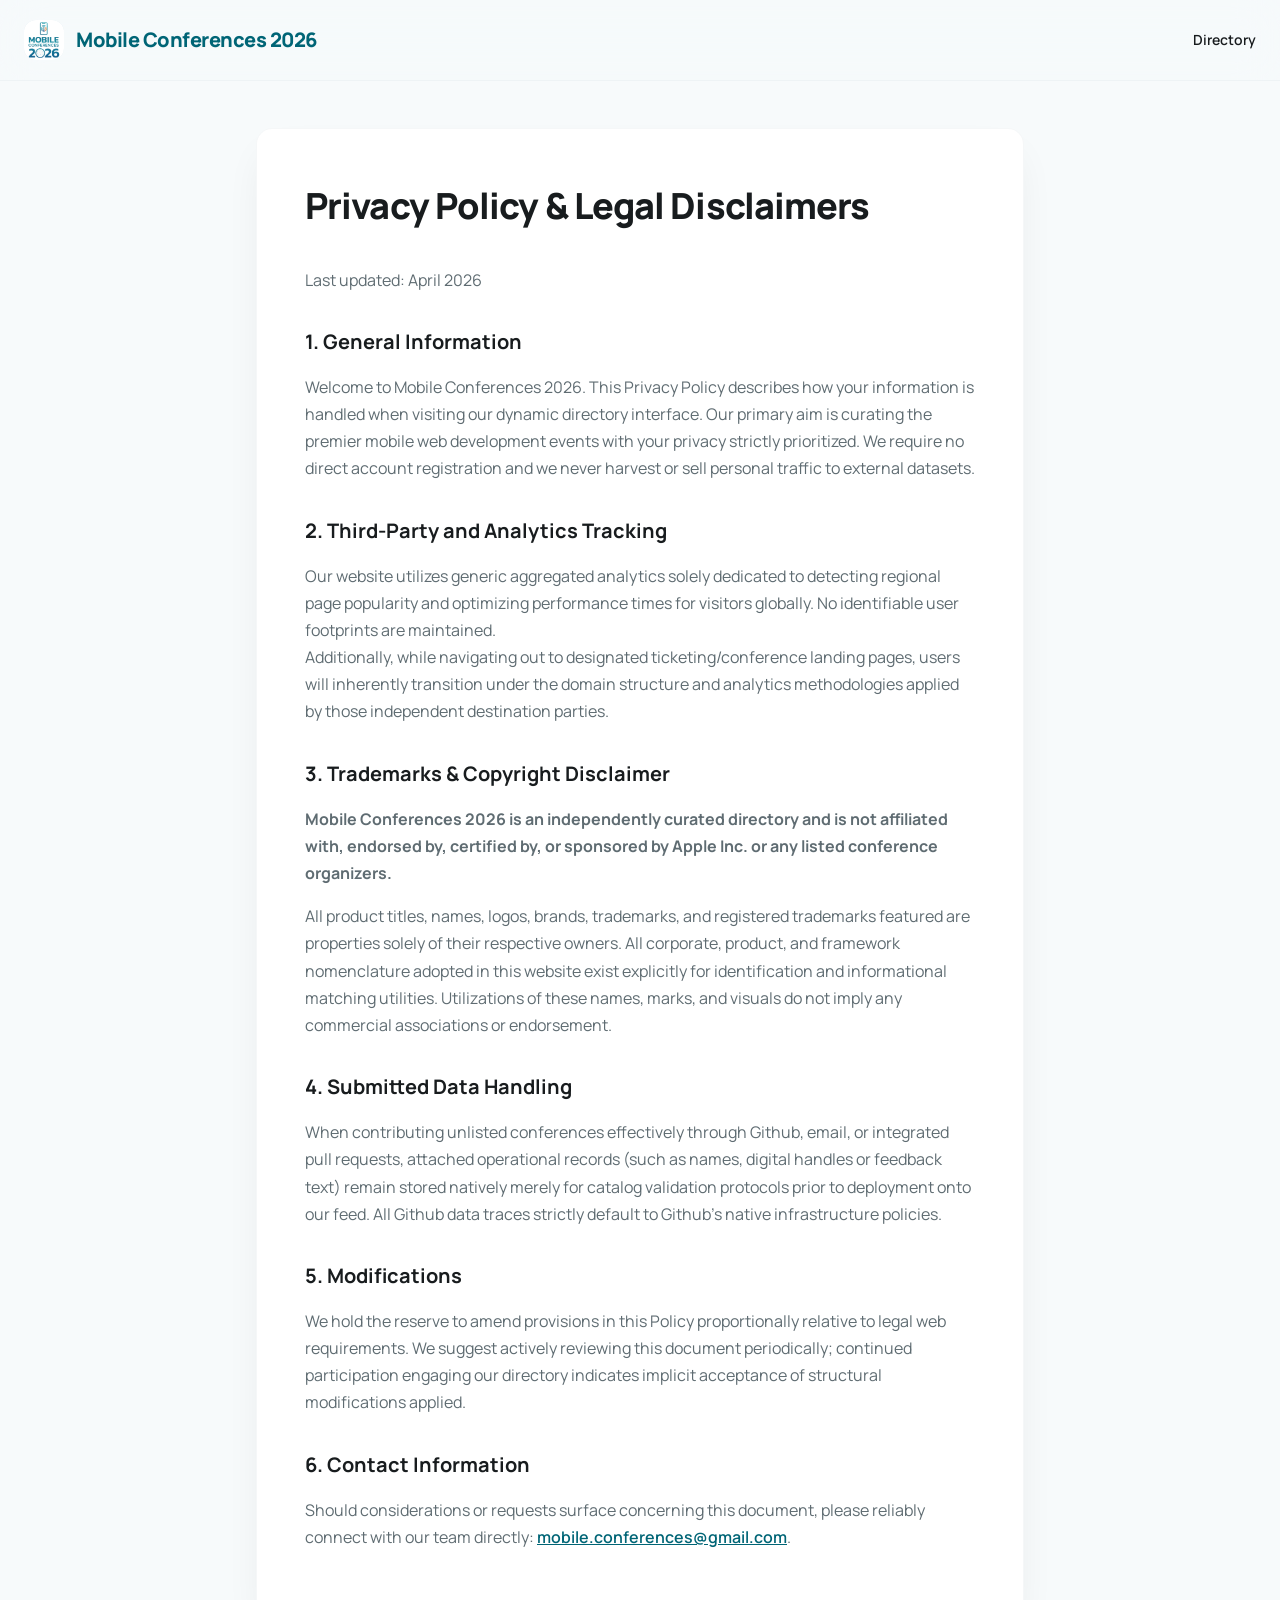
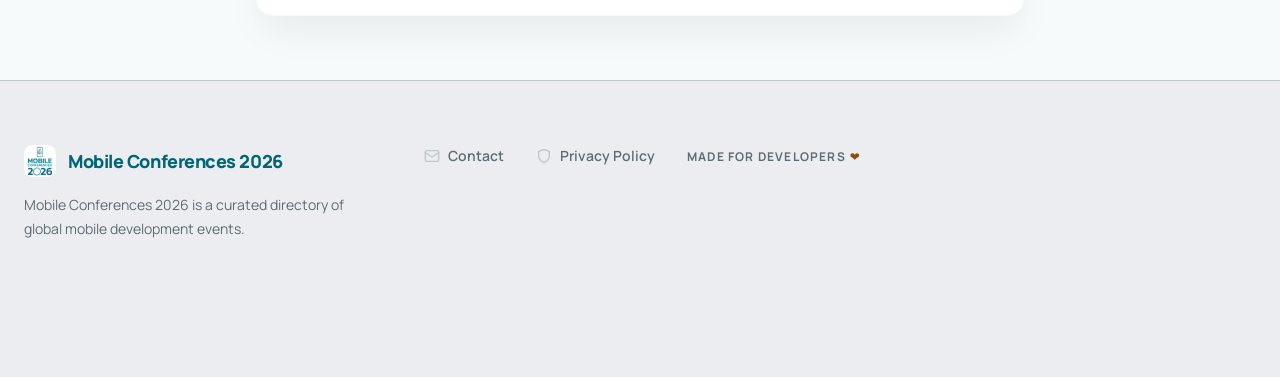
<file: privacy.html>
<!DOCTYPE html>
<html lang="en">

<head>
  <meta charset="UTF-8">
  <meta name="viewport" content="width=device-width, initial-scale=1.0">
  <title>Privacy Policy & Disclaimers — Mobile Conferences 2026</title>
  <meta name="description" content="Privacy Policy and Legal Disclaimers for Mobile Conferences 2026.">
  <link rel="icon" type="image/png" href="assets/logo.png">
  <link rel="preconnect" href="https://fonts.googleapis.com">
  <link rel="preconnect" href="https://fonts.gstatic.com" crossorigin>
  <link href="https://fonts.googleapis.com/css2?family=Manrope:wght@400;500;600;700;800&display=swap" rel="stylesheet">
  <link rel="stylesheet" href="styles.css">
  <style>
    .legal-section {
      padding: 8rem 0 4rem;
    }

    .legal-content {
      max-width: 48rem;
      margin: 0 auto;
      background: var(--surface-container-lowest);
      padding: 3rem;
      border-radius: var(--radius-lg);
      border: 1px solid rgba(190, 200, 204, 0.15);
      box-shadow: var(--shadow-ambient);
    }

    .legal-content h1 {
      font-size: 2.25rem;
      font-weight: 800;
      color: var(--on-surface);
      margin-bottom: 2rem;
      letter-spacing: -0.025em;
    }

    .legal-content h2 {
      font-size: 1.25rem;
      font-weight: 700;
      color: var(--on-surface);
      margin-top: 2rem;
      margin-bottom: 1rem;
    }

    .legal-content p,
    .legal-content li {
      color: #5f6c72;
      line-height: 1.7;
      margin-bottom: 1rem;
    }

    .legal-content ul {
      margin-bottom: 1rem;
      padding-left: 1.5rem;
      list-style-type: disc;
    }

    @media (max-width: 640px) {
      .legal-content {
        padding: 1.5rem;
      }

      .legal-content h1 {
        font-size: 1.75rem;
      }
    }
  </style>
</head>

<body>
  <!-- Navbar -->
  <nav class="navbar" id="navbar">
    <div class="nav-inner">
      <a href="index.html" class="nav-brand" id="nav-brand">
        <div class="nav-logo">
          <img src="assets/logo.png" alt="Mobile Conferences 2026 Logo" width="40" height="40">
        </div>
        <span class="nav-title">Mobile Conferences 2026</span>
      </a>
      <div class="nav-links">
        <a href="index.html#directory" class="nav-link" id="nav-directory">Directory</a>
      </div>
    </div>
  </nav>

  <main>
    <section class="legal-section">
      <div class="container">
        <div class="legal-content animate-fade-up">
          <h1>Privacy Policy & Legal Disclaimers</h1>
          <p>Last updated: April 2026</p>

          <h2>1. General Information</h2>
          <p>Welcome to Mobile Conferences 2026. This Privacy Policy describes how your information is handled when
            visiting our dynamic directory interface. Our primary aim is curating the premier mobile web development
            events with your privacy strictly prioritized. We require no direct account registration and we never
            harvest or sell personal traffic to external datasets.</p>

          <h2>2. Third-Party and Analytics Tracking</h2>
          <p>Our website utilizes generic aggregated analytics solely dedicated to detecting regional page popularity
            and optimizing performance times for visitors globally. No identifiable user footprints are
            maintained.<br />
            Additionally, while navigating out to designated ticketing/conference landing pages, users will inherently
            transition under the domain structure and analytics methodologies applied by those independent destination
            parties.</p>

          <h2>3. Trademarks & Copyright Disclaimer</h2>
          <p><strong>Mobile Conferences 2026 is an independently curated directory and is not affiliated with, endorsed
              by, certified by, or sponsored by Apple Inc. or any listed conference organizers.</strong></p>
          <p>All product titles, names, logos, brands, trademarks, and registered trademarks featured are properties
            solely of their respective owners. All corporate, product, and framework nomenclature adopted in this
            website exist explicitly for identification and informational matching utilities. Utilizations of these
            names, marks, and visuals do not imply any commercial associations or endorsement.</p>

          <h2>4. Submitted Data Handling</h2>
          <p>When contributing unlisted conferences effectively through Github, email, or integrated pull requests,
            attached operational records (such as names, digital handles or feedback text) remain stored natively merely
            for catalog validation protocols prior to deployment onto our feed. All Github data traces strictly default
            to Github's native infrastructure policies.</p>

          <h2>5. Modifications</h2>
          <p>We hold the reserve to amend provisions in this Policy proportionally relative to legal web requirements.
            We suggest actively reviewing this document periodically; continued participation engaging our directory
            indicates implicit acceptance of structural modifications applied.</p>

          <h2>6. Contact Information</h2>
          <p>Should considerations or requests surface concerning this document, please reliably connect with our team
            directly: <a href="mailto:mobile.conferences@gmail.com"
              style="color: var(--primary); text-decoration: underline; font-weight: 600;">mobile.conferences@gmail.com</a>.
          </p>
        </div>
      </div>
    </section>
  </main>

  <!-- Footer -->
  <footer class="footer" id="footer">
    <div class="container">
      <div class="footer-top">
        <div class="footer-brand">
          <div class="footer-brand-row">
            <div class="footer-logo">
              <img src="assets/logo.png" alt="Logo" width="32" height="32">
            </div>
            <span class="footer-brand-title">Mobile Conferences 2026</span>
          </div>
          <p class="footer-brand-desc">Mobile Conferences 2026 is a curated directory of global mobile development
            events.</p>
        </div>
        <div class="footer-links-simple">
          <a href="mailto:mobile.conferences@gmail.com" class="footer-link-item">
            <svg width="16" height="16" viewBox="0 0 24 24" fill="none" stroke="currentColor" stroke-width="2"
              stroke-linecap="round" stroke-linejoin="round">
              <rect width="20" height="16" x="2" y="4" rx="2" />
              <path d="m22 7-8.97 5.7a1.94 1.94 0 0 1-2.06 0L2 7" />
            </svg>
            Contact
          </a>

          <a href="privacy.html" class="footer-link-item">
            <svg width="16" height="16" viewBox="0 0 24 24" fill="none" stroke="currentColor" stroke-width="2"
              stroke-linecap="round" stroke-linejoin="round">
              <path d="M12 22s8-4 8-10V5l-8-3-8 3v7c0 6 8 10 8 10" />
            </svg>
            Privacy Policy
          </a>
          <div class="footer-made">Made for developers <span class="heart">❤️</span></div>
        </div>
      </div>
    </div>
  </footer>
</body>

</html>
</file>
<file: styles.css>
/* =========================================================
   Mobile Conferences 2026 — Design System & Styles
   ========================================================= */

/* --- CSS Custom Properties (Design Tokens) --- */
:root {
  /* Primary Palette */
  --primary: #006576;
  --on-primary: #ffffff;
  --primary-container: #118093;
  --on-primary-container: #002026;

  /* Secondary Palette */
  --secondary: #904d00;
  --on-secondary: #ffffff;
  --secondary-container: #ffdcbe;
  --on-secondary-container: #2e1500;

  /* Surface Palette */
  --surface: #f7fafb;
  --on-surface: #181c1e;
  --surface-container-lowest: #ffffff;
  --surface-container-low: #f1f4f5;
  --surface-container: #ebedf0;
  --surface-container-high: #e5e8ea;
  --surface-container-highest: #dfe3e5;

  /* Outline */
  --outline-variant: #bec8cc;

  /* Typography */
  --font-sans: "Manrope", ui-sans-serif, system-ui, -apple-system, sans-serif;

  /* Radius */
  --radius-sm: 0.5rem;
  --radius-md: 0.75rem;
  --radius-lg: 1rem;
  --radius-xl: 1.5rem;
  --radius-2xl: 1.75rem;

  /* Shadows */
  --shadow-ambient: 0 20px 40px -10px rgba(24, 28, 30, 0.08);
  --shadow-card: 0 1px 3px rgba(24, 28, 30, 0.06);
  --shadow-elevated: 0 8px 30px rgba(24, 28, 30, 0.12);
  --shadow-hero: 0 25px 50px -12px rgba(0, 0, 0, 0.25);

  /* Transitions */
  --transition-fast: 150ms ease;
  --transition-normal: 250ms ease;
  --transition-slow: 500ms ease;
}

/* --- Reset & Base --- */
*, *::before, *::after {
  margin: 0;
  padding: 0;
  box-sizing: border-box;
}

html {
  scroll-behavior: smooth;
  -webkit-text-size-adjust: 100%;
}

body {
  font-family: var(--font-sans);
  background: var(--surface);
  color: var(--on-surface);
  line-height: 1.6;
  -webkit-font-smoothing: antialiased;
  -moz-osx-font-smoothing: grayscale;
}

a {
  color: inherit;
  text-decoration: none;
}

img {
  max-width: 100%;
  height: auto;
  display: block;
}

ul {
  list-style: none;
}

button {
  font-family: inherit;
  cursor: pointer;
  border: none;
  background: none;
}

input {
  font-family: inherit;
  border: none;
  outline: none;
}

/* --- Container --- */
.container {
  max-width: 1280px;
  margin: 0 auto;
  padding: 0 1.5rem;
}

/* --- Ghost Border Utility --- */
.ghost-border {
  border: 1px solid rgba(190, 200, 204, 0.15);
}

/* =========================================================
   NAVBAR
   ========================================================= */
.navbar {
  position: fixed;
  top: 0;
  left: 0;
  right: 0;
  z-index: 100;
  backdrop-filter: blur(20px) saturate(180%);
  -webkit-backdrop-filter: blur(20px) saturate(180%);
  background: rgba(247, 250, 251, 0.7);
  border-bottom: 1px solid rgba(190, 200, 204, 0.15);
  transition: box-shadow var(--transition-normal);
}

.navbar.scrolled {
  box-shadow: var(--shadow-card);
}

.nav-inner {
  max-width: 1280px;
  margin: 0 auto;
  padding: 0 1.5rem;
  height: 5rem;
  display: flex;
  align-items: center;
  justify-content: space-between;
}

.nav-brand {
  display: flex;
  align-items: center;
  gap: 0.75rem;
}

.nav-logo {
  width: 2.5rem;
  height: 2.5rem;
  background: rgba(0, 101, 118, 0.1);
  border-radius: var(--radius-md);
  display: flex;
  align-items: center;
  justify-content: center;
  overflow: hidden;
  flex-shrink: 0;
}

.nav-logo img {
  width: 100%;
  height: 100%;
  object-fit: contain;
}

.nav-title {
  font-size: 1.25rem;
  font-weight: 800;
  letter-spacing: -0.025em;
  color: var(--primary);
}

.nav-links {
  display: flex;
  align-items: center;
  gap: 2rem;
}

.nav-link {
  font-size: 0.875rem;
  font-weight: 600;
  color: var(--on-surface);
  transition: color var(--transition-fast);
}

.nav-link:hover {
  color: var(--primary);
}

/* =========================================================
   HERO
   ========================================================= */
.hero {
  background: linear-gradient(135deg, #006576 0%, #118093 100%);
  padding: 7rem 1.5rem 4.5rem;
  text-align: center;
  position: relative;
  overflow: hidden;
}

.hero-glow {
  position: absolute;
  width: 24rem;
  height: 24rem;
  background: white;
  border-radius: 50%;
  filter: blur(128px);
  opacity: 0.10;
  pointer-events: none;
}

.hero-glow-tl {
  top: 0;
  left: 0;
  transform: translate(-50%, -50%);
}

.hero-glow-br {
  bottom: 0;
  right: 0;
  transform: translate(50%, 50%);
}

.hero-content {
  max-width: 56rem;
  margin: 0 auto;
  position: relative;
  z-index: 1;
}

.hero-logo-wrapper {
  width: 5rem;
  height: 5rem;
  margin: 0 auto 1.5rem;
  background: rgba(255, 255, 255, 0.15);
  border-radius: var(--radius-xl);
  display: flex;
  align-items: center;
  justify-content: center;
  backdrop-filter: blur(12px);
  border: 1px solid rgba(255, 255, 255, 0.2);
  animation: float 3s ease-in-out infinite;
}

.hero-logo-img {
  width: 3.5rem;
  height: 3.5rem;
  object-fit: contain;
  border-radius: var(--radius-sm);
}

@keyframes float {
  0%, 100% { transform: translateY(0); }
  50% { transform: translateY(-6px); }
}

.hero-title {
  font-size: 2.75rem;
  font-weight: 800;
  color: var(--on-primary);
  letter-spacing: -0.03em;
  margin-bottom: 1rem;
  line-height: 1.1;
}

.hero-subtitle {
  font-size: 1rem;
  color: rgba(255, 255, 255, 0.9);
  margin-bottom: 2rem;
  max-width: 38rem;
  margin-left: auto;
  margin-right: auto;
  line-height: 1.7;
}

.hero-actions {
  display: flex;
  flex-direction: column;
  align-items: center;
  justify-content: center;
  gap: 1rem;
}

/* --- Buttons --- */
.btn {
  display: inline-flex;
  align-items: center;
  justify-content: center;
  padding: 0.75rem 1.75rem;
  font-weight: 700;
  font-size: 1rem;
  border-radius: var(--radius-md);
  transition: all var(--transition-fast);
  cursor: pointer;
  text-align: center;
}

.btn:active {
  transform: scale(0.97);
}

.btn-white {
  background: var(--surface-container-lowest);
  color: var(--primary);
  box-shadow: var(--shadow-card);
}

.btn-white:hover {
  background: var(--surface-container-low);
}

.btn-ghost {
  background: rgba(255, 255, 255, 0.10);
  backdrop-filter: blur(12px);
  color: var(--on-primary);
  border: 1px solid rgba(255, 255, 255, 0.2);
}

.btn-ghost:hover {
  background: rgba(255, 255, 255, 0.20);
}

.btn-submit {
  background: white;
  color: var(--primary);
  padding: 1rem 2.5rem;
  font-size: 1.125rem;
  box-shadow: 0 8px 24px rgba(0, 0, 0, 0.15);
}

.btn-submit:hover {
  background: var(--surface-container-low);
}

/* =========================================================
   SECTIONS
   ========================================================= */
.section {
  padding: 6rem 0;
}

.section-header {
  margin-bottom: 3rem;
}

.section-header.text-center {
  text-align: center;
}

.section-eyebrow {
  font-size: 0.75rem;
  color: var(--primary);
  font-weight: 700;
  letter-spacing: 0.1em;
  text-transform: uppercase;
  margin-bottom: 0.5rem;
  display: block;
}

.section-title {
  font-size: 2.5rem;
  font-weight: 800;
  color: var(--on-surface);
  letter-spacing: -0.025em;
}

.section-desc {
  color: #5f6c72;
  max-width: 40rem;
  margin: 1rem auto 0;
}

/* =========================================================
   FEATURED CARDS
   ========================================================= */
.featured-grid {
  display: grid;
  grid-template-columns: repeat(1, 1fr);
  gap: 2rem;
}

.featured-card {
  background: var(--surface-container-lowest);
  padding: 1.25rem;
  border-radius: var(--radius-md);
  border: 1px solid rgba(190, 200, 204, 0.15);
  transition: all var(--transition-normal);
  opacity: 0;
  transform: translateY(20px);
  text-align: center;
}

.featured-card.visible {
  opacity: 1;
  transform: translateY(0);
}

.featured-card:hover {
  box-shadow: var(--shadow-ambient);
  border-color: rgba(0, 101, 118, 0.3);
}

.featured-card-img {
  width: 6rem;
  height: 6rem;
  margin: 0 auto 1.25rem auto;
  border-radius: 50%;
  overflow: hidden;
  background: #ffffff;
  border: 1px solid rgba(0, 101, 118, 0.2);
  display: flex;
  align-items: center;
  justify-content: center;
  padding: 0.75rem;
}

.featured-card-img img {
  width: 100%;
  height: 100%;
  object-fit: contain;
  transition: transform var(--transition-slow);
}

.featured-card:hover .featured-card-img img {
  transform: scale(1.05);
}

.featured-tags {
  display: flex;
  gap: 0.5rem;
  margin-bottom: 0.75rem;
  flex-wrap: wrap;
  justify-content: center;
}

.tag {
  padding: 0.25rem 0.625rem;
  background: rgba(0, 101, 118, 0.10);
  color: var(--primary);
  font-size: 0.625rem;
  font-weight: 700;
  border-radius: 0.375rem;
  text-transform: uppercase;
  letter-spacing: 0.05em;
}

.featured-card-title {
  font-size: 1.25rem;
  font-weight: 700;
  margin-bottom: 0.5rem;
  color: var(--on-surface);
  transition: color var(--transition-fast);
}

.featured-card:hover .featured-card-title {
  color: var(--primary);
}

.featured-card-meta {
  display: flex;
  align-items: center;
  gap: 0.5rem;
  color: #5f6c72;
  font-size: 0.75rem;
  font-weight: 500;
  margin-bottom: 1rem;
  flex-wrap: wrap;
  justify-content: center;
}

.featured-card-meta svg {
  color: var(--primary);
  flex-shrink: 0;
}

.meta-dot {
  opacity: 0.3;
  margin: 0 0.125rem;
}

.featured-card-desc {
  color: #5f6c72;
  font-size: 0.875rem;
  line-height: 1.6;
  margin-bottom: 1.5rem;
  display: -webkit-box;
  -webkit-line-clamp: 2;
  line-clamp: 2;
  -webkit-box-orient: vertical;
  overflow: hidden;
}

.featured-card-link {
  display: flex;
  align-items: center;
  justify-content: center;
  gap: 0.5rem;
  width: 100%;
  padding: 0.75rem;
  background: var(--surface-container-high);
  color: var(--primary);
  font-weight: 700;
  border-radius: var(--radius-sm);
  transition: all var(--transition-fast);
  font-size: 0.875rem;
}

.featured-card-link:hover {
  background: var(--primary);
  color: var(--on-primary);
}

/* =========================================================
   DIRECTORY
   ========================================================= */
.directory-section {
  background: var(--surface-container-low);
}

.directory-controls {
  display: flex;
  flex-direction: column;
  gap: 1.5rem;
  justify-content: space-between;
  align-items: stretch;
  margin-bottom: 3rem;
}

.search-wrapper {
  position: relative;
  width: 100%;
}

.search-icon {
  position: absolute;
  left: 1rem;
  top: 50%;
  transform: translateY(-50%);
  color: var(--outline-variant);
  transition: color var(--transition-fast);
  pointer-events: none;
}

.search-wrapper:focus-within .search-icon {
  color: var(--primary);
}

.search-input {
  width: 100%;
  padding: 1rem 1rem 1rem 3rem;
  background: var(--surface-container-lowest);
  border-radius: var(--radius-md);
  border: 1px solid rgba(190, 200, 204, 0.15);
  color: var(--on-surface);
  font-size: 1rem;
  transition: all var(--transition-fast);
}

.search-input:focus {
  border-color: var(--primary);
  box-shadow: 0 0 0 2px rgba(0, 101, 118, 0.15);
}

.search-input::placeholder {
  color: var(--outline-variant);
}

.filter-pills {
  display: flex;
  flex-wrap: wrap;
  gap: 0.375rem;
  padding: 0.375rem;
  background: var(--surface-container-highest);
  border-radius: var(--radius-md);
  border: 1px solid rgba(190, 200, 204, 0.15);
}

.filter-pill {
  padding: 0.625rem 1.5rem;
  border-radius: var(--radius-sm);
  font-weight: 700;
  font-size: 0.875rem;
  transition: all var(--transition-fast);
  color: #5f6c72;
  white-space: nowrap;
}

.filter-pill:hover {
  color: var(--primary);
  background: var(--surface-container-lowest);
}

.filter-pill.active {
  background: var(--primary);
  color: var(--on-primary);
  box-shadow: var(--shadow-card);
}

/* --- Directory List Items --- */
.directory-list {
  display: flex;
  flex-direction: column;
  gap: 1rem;
}

.dir-item {
  background: var(--surface-container-lowest);
  padding: 1.5rem;
  border-radius: var(--radius-md);
  border: 1px solid rgba(190, 200, 204, 0.15);
  display: flex;
  flex-direction: column;
  gap: 1rem;
  transition: all var(--transition-normal);
  animation: fadeIn 0.3s ease forwards;
}

.dir-item:hover {
  box-shadow: var(--shadow-ambient);
  border-color: rgba(0, 101, 118, 0.2);
}

@keyframes fadeIn {
  from { opacity: 0; transform: translateY(8px); }
  to { opacity: 1; transform: translateY(0); }
}

.dir-item-info {
  flex: 1;
}

.dir-item-header {
  display: flex;
  align-items: center;
  gap: 0.75rem;
  margin-bottom: 0.25rem;
  flex-wrap: wrap;
}

.dir-item-name {
  font-size: 1.25rem;
  font-weight: 700;
  color: var(--on-surface);
}

.platform-badge {
  padding: 0.125rem 0.5rem;
  border-radius: 0.25rem;
  font-size: 0.625rem;
  font-weight: 700;
  text-transform: uppercase;
  letter-spacing: 0.05em;
}

.platform-badge.ios {
  background: #dbeafe;
  color: #1d4ed8;
}

.platform-badge.android {
  background: #dcfce7;
  color: #15803d;
}

.platform-badge.cross {
  background: #f3e8ff;
  color: #7e22ce;
}

.dir-item-desc {
  color: #5f6c72;
  font-size: 0.875rem;
}

.dir-item-actions {
  display: flex;
  flex-wrap: wrap;
  gap: 0.75rem;
  align-items: center;
}

.dir-meta-chip {
  display: flex;
  align-items: center;
  gap: 0.5rem;
  padding: 0.5rem 1rem;
  background: var(--surface-container-high);
  border-radius: var(--radius-sm);
}

.dir-meta-chip svg {
  color: var(--primary);
  flex-shrink: 0;
}

.dir-meta-chip span {
  font-size: 0.875rem;
  font-weight: 600;
}

.dir-item-link {
  color: var(--primary);
  font-weight: 700;
  display: flex;
  align-items: center;
  gap: 0.375rem;
  margin-left: 0;
  font-size: 0.875rem;
  transition: all var(--transition-fast);
}

.dir-item-link:hover {
  text-decoration: underline;
}

/* =========================================================
   SUBMIT SECTION
   ========================================================= */
.submit-section {
  padding: 4rem 0;
}

.submit-card {
  background: var(--primary);
  color: var(--on-primary);
  padding: 2.5rem 1.5rem;
  border-radius: var(--radius-2xl);
  text-align: center;
  position: relative;
  overflow: hidden;
  box-shadow: var(--shadow-hero);
}

.submit-glow {
  position: absolute;
  width: 16rem;
  height: 16rem;
  border-radius: 50%;
  filter: blur(80px);
  pointer-events: none;
}

.submit-glow-tl {
  top: -2.5rem;
  left: -2.5rem;
  background: rgba(255, 255, 255, 0.10);
}

.submit-glow-br {
  bottom: -2.5rem;
  right: -2.5rem;
  background: rgba(144, 77, 0, 0.20);
}

.submit-inner {
  position: relative;
  z-index: 1;
}

.submit-icon-wrap {
  width: 3.5rem;
  height: 3.5rem;
  background: rgba(255, 255, 255, 0.20);
  border-radius: var(--radius-xl);
  display: flex;
  align-items: center;
  justify-content: center;
  margin: 0 auto 1.5rem;
  backdrop-filter: blur(12px);
}

.submit-title {
  font-size: 2rem;
  font-weight: 800;
  letter-spacing: -0.025em;
  margin-bottom: 1rem;
}

.submit-desc {
  font-size: 1rem;
  color: rgba(255, 255, 255, 0.8);
  margin-bottom: 2rem;
  max-width: 34rem;
  margin-left: auto;
  margin-right: auto;
  font-weight: 500;
  line-height: 1.7;
}

/* =========================================================
   FOOTER
   ========================================================= */
.footer {
  background: var(--surface-container);
  border-top: 1px solid var(--outline-variant);
  padding: 4rem 0;
}

.footer-top {
  display: flex;
  flex-direction: column;
  gap: 3rem;
  margin-bottom: 3rem;
}

.footer-brand {
  max-width: 22rem;
}

.footer-brand-row {
  display: flex;
  align-items: center;
  gap: 0.75rem;
  margin-bottom: 1rem;
}

.footer-logo {
  width: 2rem;
  height: 2rem;
  background: rgba(0, 101, 118, 0.1);
  border-radius: var(--radius-sm);
  display: flex;
  align-items: center;
  justify-content: center;
  overflow: hidden;
  flex-shrink: 0;
}

.footer-logo img {
  width: 100%;
  height: 100%;
  object-fit: contain;
}

.footer-brand-title {
  font-size: 1.125rem;
  font-weight: 800;
  letter-spacing: -0.025em;
  color: var(--primary);
}

.footer-brand-desc {
  color: #5f6c72;
  font-size: 0.875rem;
  line-height: 1.7;
  margin-bottom: 1.5rem;
}

.footer-socials {
  display: flex;
  gap: 1rem;
}

.social-btn {
  width: 2.5rem;
  height: 2.5rem;
  background: var(--surface-container-high);
  border-radius: var(--radius-sm);
  display: flex;
  align-items: center;
  justify-content: center;
  color: #5f6c72;
  transition: all var(--transition-fast);
}

.social-btn:hover {
  color: var(--primary);
  background: rgba(0, 101, 118, 0.1);
}

.footer-links-simple {
  display: flex;
  align-items: center;
  gap: 2rem;
  flex-wrap: wrap;
}

.footer-link-item {
  display: flex;
  align-items: center;
  gap: 0.5rem;
  font-size: 0.875rem;
  font-weight: 600;
  color: #5f6c72;
  transition: color var(--transition-fast);
}

.footer-link-item:hover {
  color: var(--primary);
}

.footer-link-item svg {
  flex-shrink: 0;
  color: var(--outline-variant);
  transition: color var(--transition-fast);
}

.footer-link-item:hover svg {
  color: var(--primary);
}

.footer-col-title {
  font-weight: 700;
  color: var(--on-surface);
  margin-bottom: 1.5rem;
  font-size: 0.9375rem;
}

.footer-col-list {
  display: flex;
  flex-direction: column;
  gap: 1rem;
}

.footer-link {
  font-size: 0.875rem;
  color: #5f6c72;
  transition: color var(--transition-fast);
}

.footer-link:hover {
  color: var(--primary);
}

.footer-bottom {
  padding-top: 3rem;
  border-top: 1px solid var(--outline-variant);
  display: flex;
  flex-direction: column;
  gap: 1.5rem;
  align-items: center;
  text-align: center;
}

.footer-disclaimer {
  font-size: 0.75rem;
  color: rgba(95, 108, 114, 0.6);
  font-style: italic;
  max-width: 36rem;
}

.footer-made {
  color: #5f6c72;
  font-weight: 700;
  font-size: 0.75rem;
  text-transform: uppercase;
  letter-spacing: 0.1em;
  display: flex;
  align-items: center;
  gap: 0.25rem;
}

.heart {
  color: var(--secondary);
}

.footer-link-sponsor {
  color: var(--secondary) !important;
}

.footer-link-sponsor svg {
  color: var(--secondary) !important;
  fill: rgba(144, 77, 0, 0.15);
}

.footer-link-sponsor:hover {
  color: #b85e00 !important;
}

/* =========================================================
   EMPTY STATE
   ========================================================= */
.empty-state {
  padding: 5rem 1.5rem;
  text-align: center;
  background: var(--surface-container-lowest);
  border-radius: var(--radius-md);
  border: 1px solid rgba(190, 200, 204, 0.15);
}

.empty-state.hidden {
  display: none;
}

.empty-icon {
  width: 4rem;
  height: 4rem;
  background: var(--surface-container-high);
  border-radius: 50%;
  display: flex;
  align-items: center;
  justify-content: center;
  margin: 0 auto 1rem;
  color: var(--outline-variant);
}

.empty-title {
  font-size: 1.25rem;
  font-weight: 700;
  color: var(--on-surface);
  margin-bottom: 0.5rem;
}

.empty-desc {
  color: #5f6c72;
}

/* =========================================================
   ANIMATIONS
   ========================================================= */
.animate-fade-up {
  animation: fadeUp 0.7s ease forwards;
}

@keyframes fadeUp {
  from {
    opacity: 0;
    transform: translateY(24px);
  }
  to {
    opacity: 1;
    transform: translateY(0);
  }
}

/* =========================================================
   MOBILE APP SECTION
   ========================================================= */
.app-section {
  background: linear-gradient(160deg, #f0f8fa 0%, var(--surface) 100%);
  overflow: hidden;
}

.app-grid {
  display: grid;
  grid-template-columns: 1fr;
  gap: 4rem;
  align-items: center;
}

/* --- Screenshots Side --- */
.app-screenshots-side {
  display: flex;
  flex-direction: column;
  align-items: center;
  gap: 1.5rem;
}

.app-screenshots-track-wrapper {
  width: 100%;
  max-width: 280px;
  overflow: hidden;
  border-radius: var(--radius-2xl);
  position: relative;
}

/* subtle depth shadow around the phones */
.app-screenshots-track-wrapper::before {
  content: '';
  position: absolute;
  inset: -1px;
  border-radius: inherit;
  box-shadow: 0 32px 80px -10px rgba(0, 101, 118, 0.22), 0 2px 8px rgba(0,0,0,0.08);
  pointer-events: none;
  z-index: 2;
}

.app-screenshots-track {
  display: flex;
  width: 100%;
  transition: transform 0.55s cubic-bezier(0.4, 0, 0.2, 1);
}

.app-screenshot-frame {
  flex: 0 0 100%;
  width: 100%;
  aspect-ratio: 9 / 19.5;
  overflow: hidden;
  border-radius: var(--radius-2xl);
  background: #000;
  border: 2px solid rgba(0,0,0,0.12);
}

.app-screenshot-img {
  width: 100%;
  height: 100%;
  object-fit: cover;
  display: block;
  border-radius: calc(var(--radius-2xl) - 2px);
}

/* Dots */
.app-dots {
  display: flex;
  gap: 0.5rem;
  align-items: center;
}

.app-dot {
  width: 8px;
  height: 8px;
  border-radius: 50%;
  background: var(--surface-container-highest);
  cursor: pointer;
  transition: all var(--transition-normal);
  border: none;
  padding: 0;
}

.app-dot.active {
  background: var(--primary);
  width: 24px;
  border-radius: 4px;
}

/* --- Info Side --- */
.app-info-side {
  display: flex;
  flex-direction: column;
  gap: 0;
}

.app-info-title {
  font-size: 2.75rem;
  font-weight: 800;
  color: var(--on-surface);
  letter-spacing: -0.03em;
  line-height: 1.1;
  margin-bottom: 1rem;
  margin-top: 0.5rem;
}

.app-info-desc {
  color: #5f6c72;
  font-size: 1.0625rem;
  line-height: 1.75;
  margin-bottom: 2rem;
  max-width: 36rem;
}

/* Feature list */
.app-features {
  list-style: none;
  display: flex;
  flex-direction: column;
  gap: 0.875rem;
  margin-bottom: 2.5rem;
}

.app-feature-item {
  display: flex;
  align-items: center;
  gap: 0.875rem;
  font-size: 0.9375rem;
  font-weight: 600;
  color: var(--on-surface);
}

.app-feature-icon {
  width: 2.25rem;
  height: 2.25rem;
  background: rgba(0, 101, 118, 0.08);
  border-radius: var(--radius-sm);
  display: flex;
  align-items: center;
  justify-content: center;
  font-size: 1rem;
  flex-shrink: 0;
  border: 1px solid rgba(0, 101, 118, 0.12);
}

/* Download area: QR + badge */
.app-download-area {
  display: flex;
  align-items: center;
  gap: 2rem;
  flex-wrap: wrap;
}

/* QR Code */
.app-qr-wrap {
  display: flex;
  flex-direction: column;
  align-items: center;
  gap: 0.5rem;
}

.app-qr-img {
  width: 96px;
  height: 96px;
  border-radius: var(--radius-md);
  border: 1px solid rgba(190, 200, 204, 0.4);
  padding: 6px;
  background: #fff;
  box-shadow: var(--shadow-card);
}

.app-qr-label {
  font-size: 0.6875rem;
  font-weight: 700;
  color: #5f6c72;
  text-transform: uppercase;
  letter-spacing: 0.08em;
}

/* App Store Badge */
.app-badge-wrap {
  display: flex;
  flex-direction: column;
  gap: 0.75rem;
}

.app-store-link {
  display: inline-block;
  transition: transform var(--transition-fast), opacity var(--transition-fast);
}

.app-store-link:hover {
  transform: translateY(-2px);
  opacity: 0.88;
}

.app-store-badge {
  width: 180px;
  height: auto;
  display: block;
}

/* =========================================================
   RESPONSIVE
   ========================================================= */

/* Tablet */
@media (min-width: 640px) {
  .hero-actions {
    flex-direction: row;
  }

  .btn {
    width: auto;
  }

  .footer-links-simple {
    justify-content: flex-end;
  }

  .submit-card {
    padding: 2.5rem 2rem;
  }
}

/* Desktop (md) */
@media (min-width: 768px) {
  .hero {
    padding: 8rem 1.5rem 6rem;
  }

  .hero-title {
    font-size: 3.75rem;
  }

  .hero-subtitle {
    font-size: 1.25rem;
  }

  .featured-grid {
    grid-template-columns: repeat(2, 1fr);
  }

  .dir-item {
    flex-direction: row;
    align-items: center;
    justify-content: space-between;
    gap: 1.5rem;
  }

  .dir-item-actions {
    justify-content: flex-end;
    flex-shrink: 0;
  }

  .dir-item-link {
    margin-left: 0.5rem;
  }

  .footer-top {
    flex-direction: row;
    align-items: flex-start;
    gap: 3rem;
  }

  .footer-bottom {
    flex-direction: row;
    justify-content: space-between;
    text-align: left;
  }

  .submit-title {
    font-size: 2rem;
  }

  .submit-desc {
    font-size: 1rem;
  }

  .app-grid {
    grid-template-columns: 1fr 1fr;
    gap: 3rem;
  }

  .app-screenshots-side {
    order: -1;
  }

  .app-screenshots-track-wrapper {
    max-width: 240px;
  }
}

/* Large Desktop (lg) */
@media (min-width: 1024px) {
  .featured-grid {
    grid-template-columns: repeat(4, 1fr);
  }

  .directory-controls {
    flex-direction: row;
    align-items: center;
  }

  .search-wrapper {
    max-width: 24rem;
  }

  .submit-card {
    padding: 2.5rem;
  }

  .app-screenshots-track-wrapper {
    max-width: 280px;
  }

  .app-info-title {
    font-size: 3rem;
  }
}


/* Mobile nav */
@media (max-width: 767px) {
  .nav-links {
    display: none;
  }

  .nav-title {
    font-size: 1rem;
  }

  .section-title {
    font-size: 2rem;
  }
}
</file>
